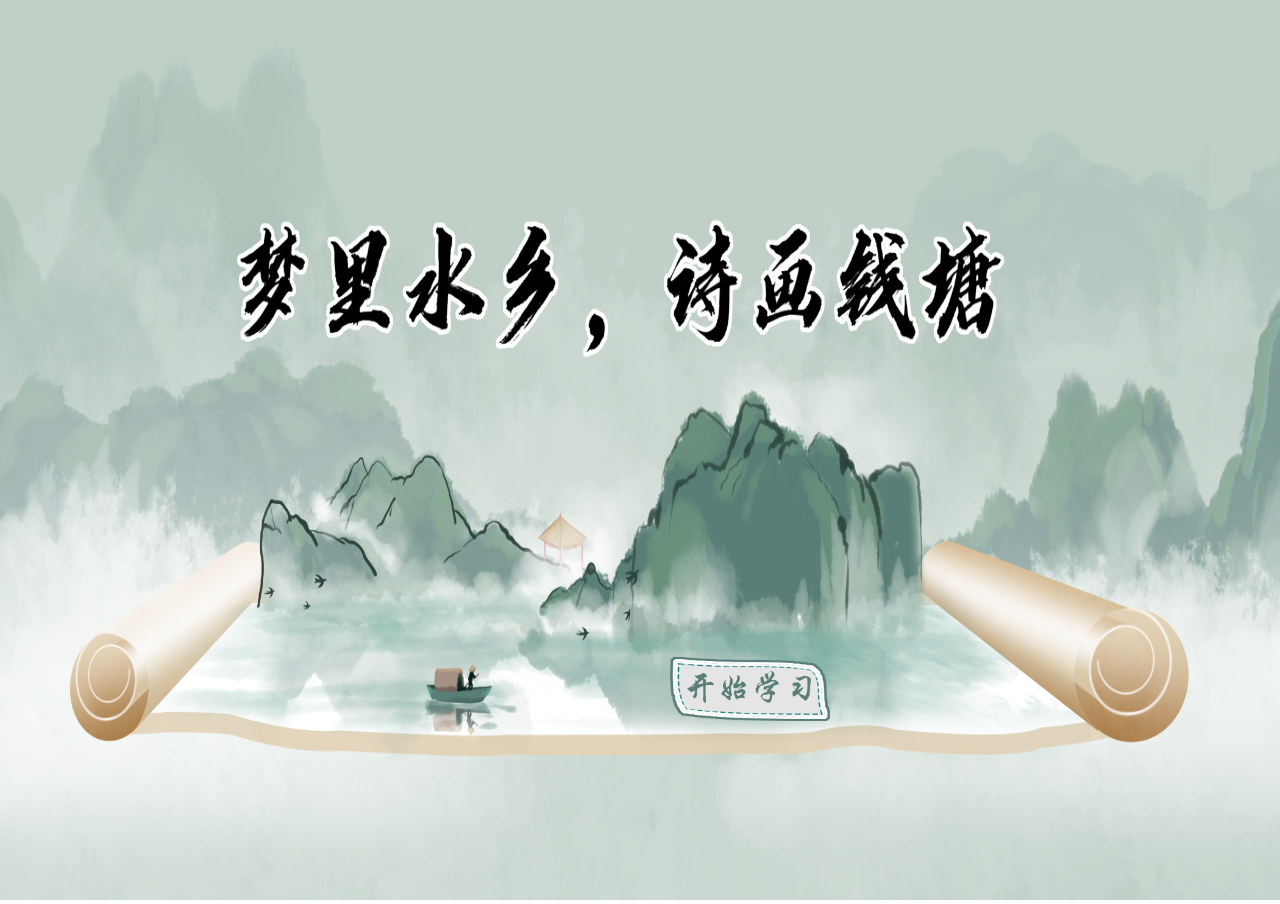
<file: summary/index.html>
<!DOCTYPE html>
<html lang="en">
<head>
    <meta charset="UTF-8">
    <title>首页</title>
    <link rel="stylesheet" href="index.css">


</head>
<body>
<div class="img1">
    <img class="img1_back" src="img/sy.jpg">

    <div class="xuexi" onclick="location.href='ditu.html'">
        <img src="img/kaishi.png">
    </div>


</div>


</body>
</html>
</file>
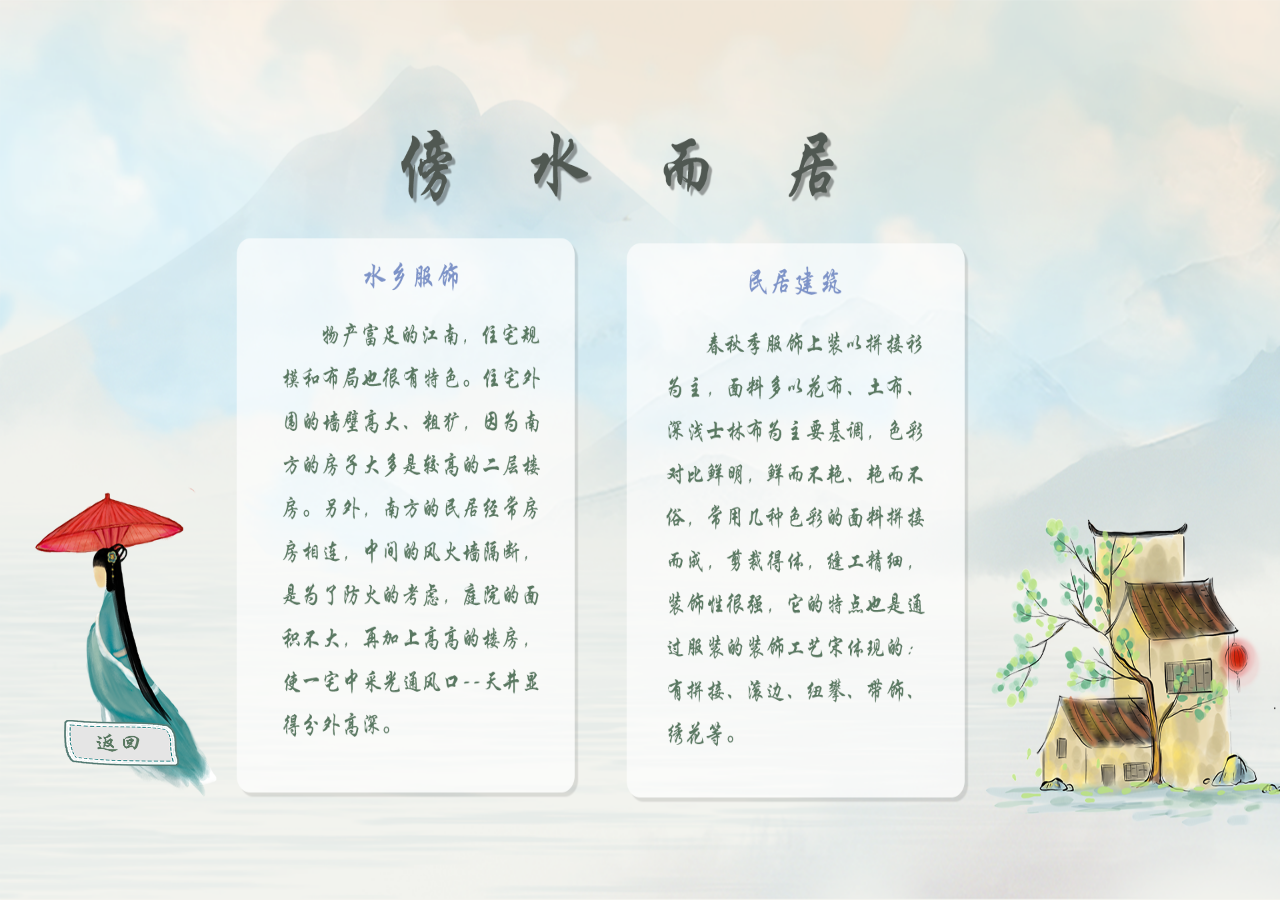
<file: summary/bangshuierju.html>
<!DOCTYPE html>
<html lang="en">
<head>
    <meta charset="UTF-8">
    <title>傍水而居</title>
    <link rel="stylesheet" href="bangshuierju.css">
</head>
<body>
<div class="img1">
    <img class="img1_back" src="img/bangshuierju.png">
</div>
<div class="fanhui" onclick="location.href='ditu2.html'">
    <img src="img/fanhui.png">
</div>
</body>
</html>
</file>
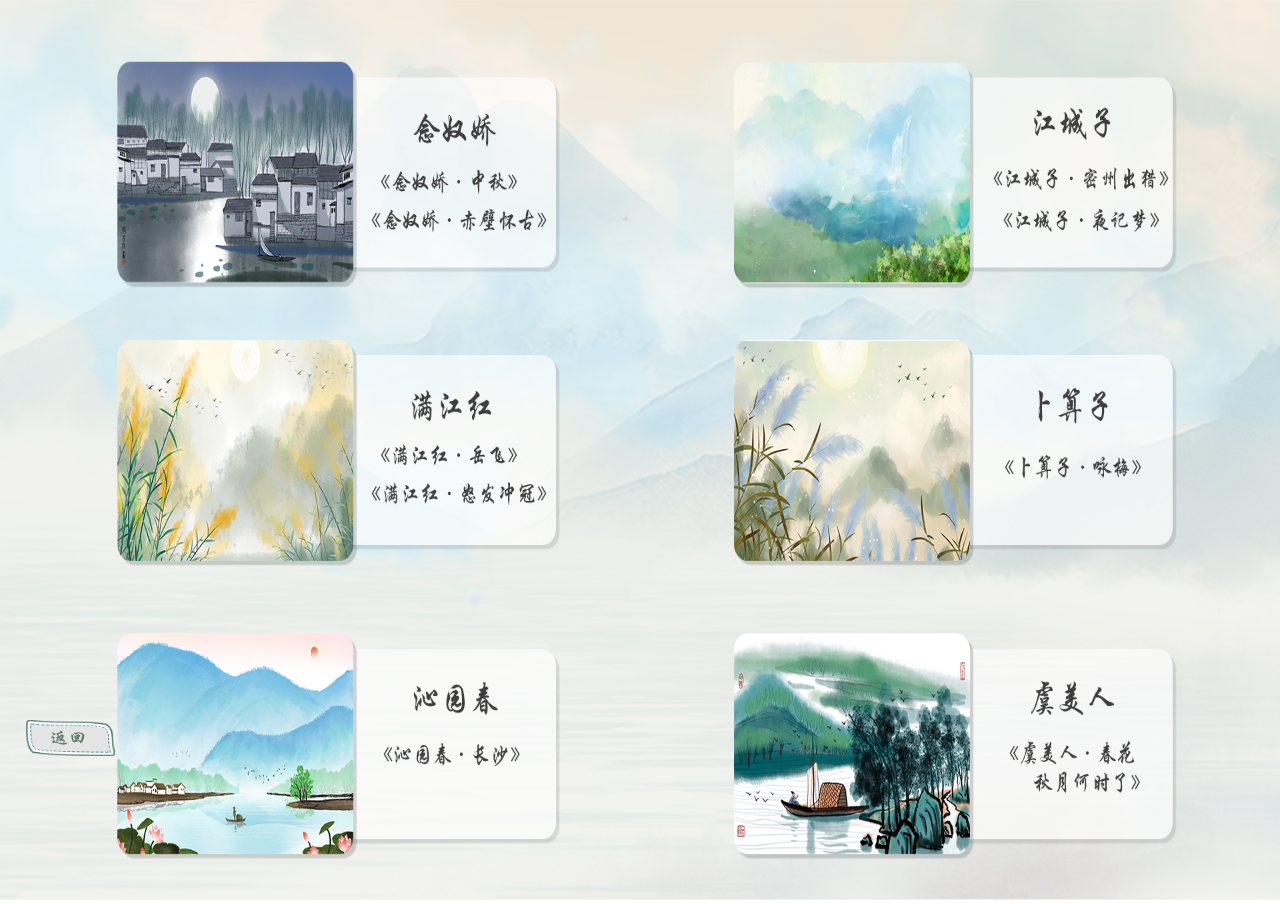
<file: summary/cipai.html>
<!DOCTYPE html>
<html lang="en">
<head>
    <meta charset="UTF-8">
    <title>寻找词牌名</title>
    <link rel="stylesheet" href="cipai.css">
</head>
<body>
<div class="img1">
    <img class="img1_back" src="img/cipai.png">
</div>
<div class="fanhui" onclick="location.href='ditu2.html'">
    <img src="img/fanhui.png">
</div>
</body>
</html>
</file>
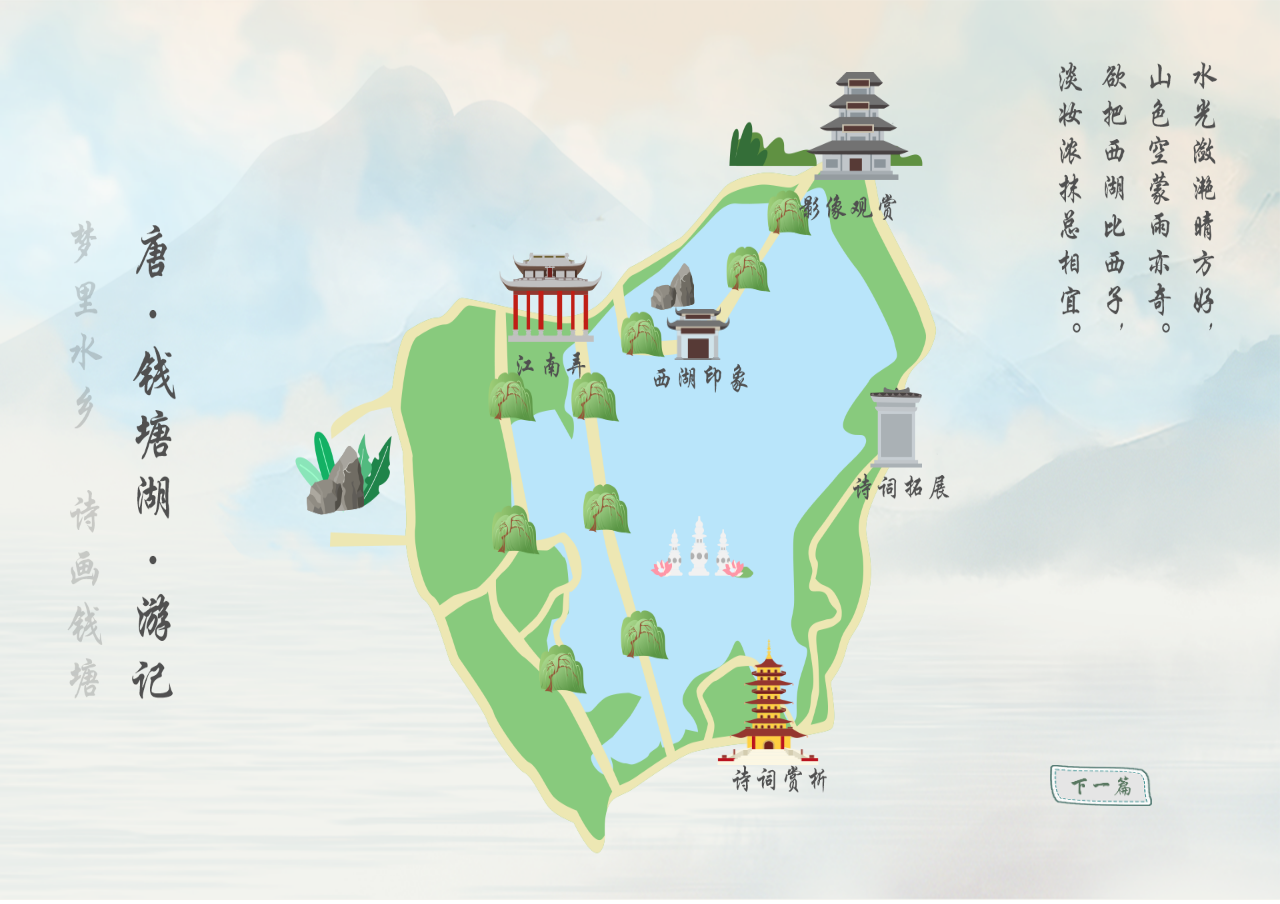
<file: summary/ditu.html>
<!DOCTYPE html>
<html lang="en">
<head>
    <meta charset="UTF-8">
    <title>tang</title>
    <link rel="stylesheet" href="ditu.css">
</head>
<body>
<div class="img1">
    <img class="img1_back" src="img/ditutang.png">
    <div class="ditu1">


    </div>
    <div class="img2">
        <img class="img2_1" src="img/1.png" onclick="location.href='tangshitry.html'">
        <img class="img2_2" src="img/2.png" onclick="location.href='xihuyinxiang.html'">
        <img class="img2_3" src="img/3.png" onclick="location.href='yingshishangxi.html'">
        <img class="img2_4" src="img/4.png" onclick="location.href='shicituozhan.html'">
        <img class="img2_5" src="img/5.png" onclick="location.href='tangshi2.html'">
    </div>
</div>


<div class="xiayipian" onclick="location.href='ditu2.html'">
    <img src="img/xiayipian.png">
</div>
</body>
</html>
</file>
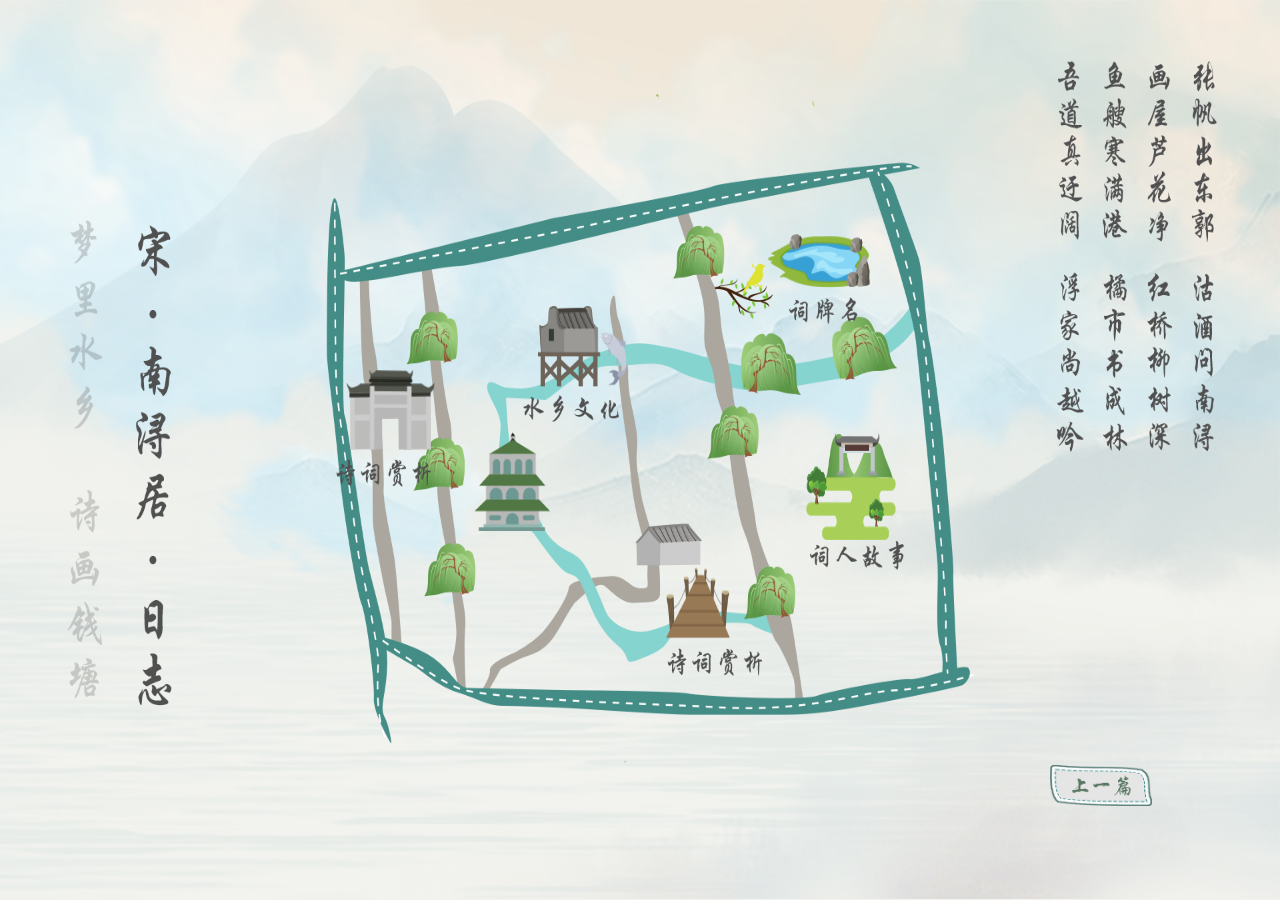
<file: summary/ditu2.html>
<!DOCTYPE html>
<html lang="en">
<head>
    <meta charset="UTF-8">
    <title>song</title>
    <link rel="stylesheet" href="ditu2.css">
</head>
<body>
<div class="img1">
    <img class="img1_back" src="img/ditusong.png">
    <div class="ditu1">


    </div>
    <div class="img2">
        <img class="img2_8" src="img/8.png" onclick="location.href='songci.html'">
        <img class="img2_9" src="img/9.png" onclick="location.href='bangshuierju.html'">
        <img class="img2_10" src="img/10.png" onclick="location.href='cipai.html'">
        <img class="img2_11" src="img/11.png"onclick="location.href='lunbo.html'">
        <img class="img2_13" src="img/13.png" onclick="location.href='songci2.html'">
        <img class="img2_15" src="img/15.png">
    </div>
</div>


<div class="xiayipian" onclick="location.href='ditu.html'">
    <img src="img/shangyipian.png">
</div>
</body>
</html>
</file>
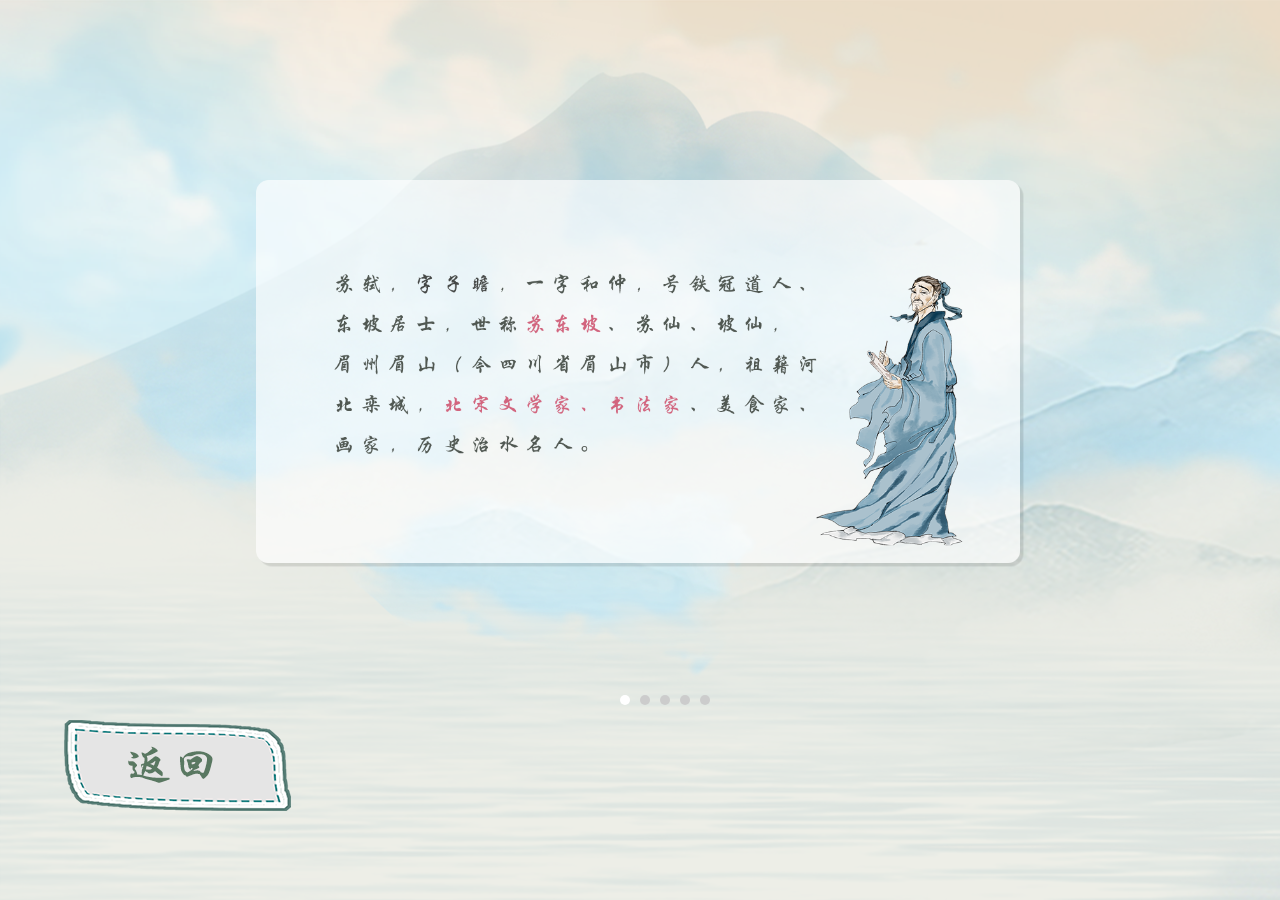
<file: summary/lunbo.html>
<!DOCTYPE html>
<html lang="en">
<head>
    <meta charset="UTF-8">
    <title>Title</title>
    <link rel="stylesheet" href="lunbo.css">
</head>
<body>
<div class="container">
    <!-- 图片 -->
    <!-- 先把第一张图片显示出来 -->
    <img class="on" src="img/lunbo%20(2).png" />
    <img src="img/lunbo%20(3).png" />
    <img src="img/lunbo%20(4).png" />
    <img src="img/lunbo%20(5).png" />
    <img src="img/lunbo%20(1).png" />

    <!-- 左右按钮 -->
    <div class="left"><</div>
    <div class="right">></div>

    <!-- 焦点 -->
    <ul>
        <li class="active"></li>
        <li></li>
        <li></li>
        <li></li>
        <li></li>
    </ul>
</div>
<div class="fanhui" onclick="location.href='ditu2.html'">
    <img src="img/fanhui.png">
</div>
<!-- js部分 -->
<script type="text/javascript">
    //1、找到container下的所有img标签,li标签,左右按钮
    var aImgs = document.querySelectorAll('.container img');
    var aLis = document.querySelectorAll('.container li');
    var btnLeft = document.querySelector('.container .left');
    var btnRight = document.querySelector('.container .right');

    // //检验是否找到
    // console.log(aImgs);
    // console.log(aLis);
    // console.log(btnLeft);
    // console.log(btnRight);

    //点击事件
    //点击按钮图片切换
    var index = 0;        //当前图片下标
    var lastIndex = 0;
    btnRight.onclick = function(){
        //记录上一张图片的下标
        lastIndex = index;
        //清除上一张图片的样式
        aImgs[lastIndex].className = '';
        aLis[lastIndex].className = '';

        index++;
        index %= aImgs.length;    //实现周期性变化
        //设置当前图片的样式
        aImgs[index].className = 'on';
        aLis[index].className = 'active';
    }
    //左边按钮类似
    btnLeft.onclick = function(){
        //记录上一张图片的下标
        lastIndex = index;
        //清除上一张图片的样式
        aImgs[lastIndex].className = '';
        aLis[lastIndex].className = '';

        index--;
        if (index < 0) {
            index = aImgs.length - 1;
        }
        //设置当前图片的样式
        aImgs[index].className = 'on';
        aLis[index].className = 'active';
    }
</script>
</body>
</html>
</file>
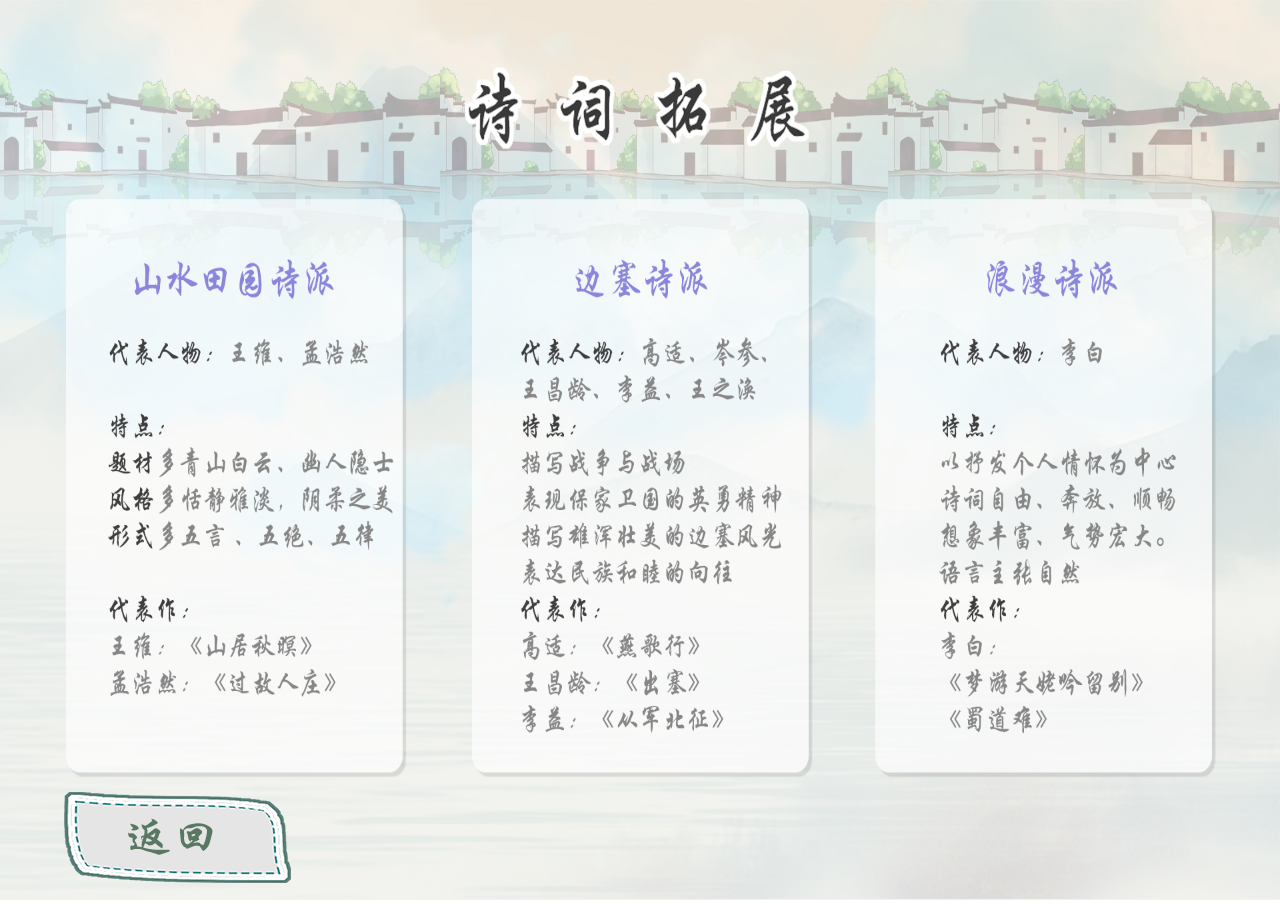
<file: summary/shicituozhan.html>
<!DOCTYPE html>
<html lang="en">
<head>
    <meta charset="UTF-8">
    <title>寻找词牌名</title>
    <link rel="stylesheet" href="shicituozhan.css">
</head>
<body>
<div class="img1">
    <img class="img1_back" src="img/shicituozhan.png">
</div>
<div class="fanhui" onclick="location.href='ditu.html'">
    <img src="img/fanhui.png">
</div>
</body>
</html>
</file>
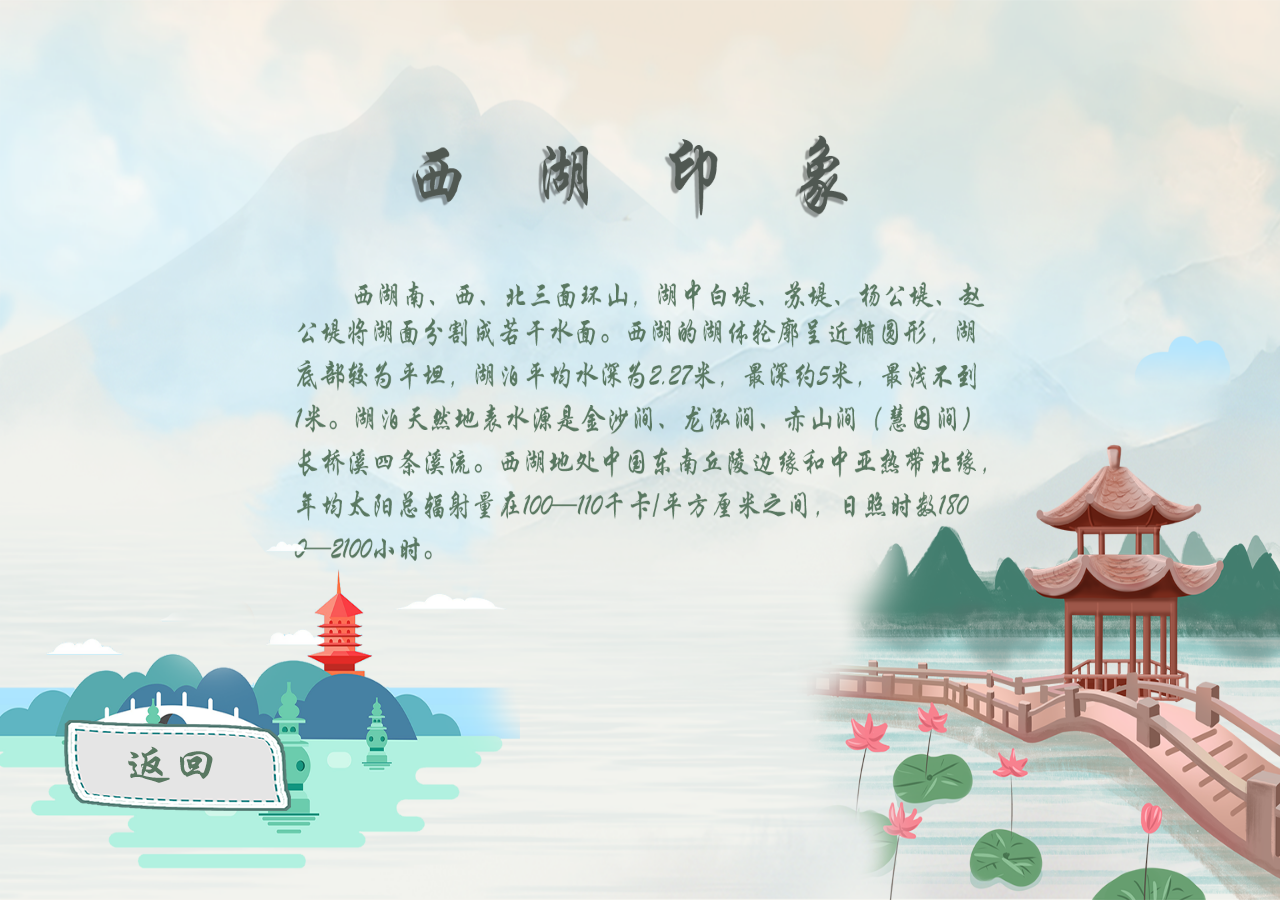
<file: summary/xihuyinxiang.html>
<!DOCTYPE html>
<html lang="en">
<head>
    <meta charset="UTF-8">
    <title>西湖印象</title>
    <link rel="stylesheet" href="xihuyinxiang.css">
</head>
<body>
<div class="img1">
    <img class="img1_back" src="img/xihuyinxiang.png">
</div>
<div class="fanhui" onclick="location.href='ditu.html'">
    <img src="img/fanhui.png">
</div>
</body>
</html>
</file>
<file: summary/index.css>
*{
    margin: 0;
    padding: 0;
}
.xuexi{
    position: absolute;
    text-align:center;
    top: 73%;
    right: 450px;
    width: 160px;
    cursor: pointer;
}
.box{
    margin: 48px 110px;
    left: 50%;
    width: 100px;
    height: 270px;
    display: inline-block;
}
img{
    text-align:center;
    width: 100%;
    height: 100%;
}
.img1{
    width: 100vw;
    height: 100vh;
}
.img1_back{
    width: 100%;
    height: 100%;
}
span{
    top:170px;
    left:470px;
    position:absolute;
    font-family:STXinwei;
    font-size: 110px;
    color: rgba(82, 41, 22,1);
    text-shadow:5px 5px 5px #5c5c5c;
    letter-spacing:10px
}
div.xuexi img:hover{
    -webkit-transform: scale(1.1,1.1);
    -moz-transform: scale(1.1,1.1);
    z-index: 9999;
}
</file>
<file: summary/bangshuierju.css>
*{
    margin: 0;
    padding: 0;
}
img{
    text-align:center;
    width: 100%;
    height: 100%;
}

.img1{
    width: 100vw;
    height: 100vh;
}
.img1_back{
    width: 100%;
    height: 100%;
}
div.fanhui img:hover{
    -webkit-transform: scale(1.1,1.1);
    -moz-transform: scale(1.1,1.1);
    z-index: 9999;
}
.fanhui{
    position: absolute;
    text-align:center;
    top: 80%;
    left: 5%;
    width: 9%;
    cursor: pointer;
}
div.fanhui.img1_back{
    text-align: center;
    width: 100%;
    height: 100%;

}
</file>
<file: summary/cipai.css>
*{
    margin: 0;
    padding: 0;
}
img{
    text-align:center;
    width: 100%;
    height: 100%;
}
.img1{
    width: 100vw;
    height: 100vh;
}
.img1_back{
    width: 100%;
    height: 100%;
}
div.fanhui img:hover{
    -webkit-transform: scale(1.1,1.1);
    -moz-transform: scale(1.1,1.1);
    z-index: 9999;
}
.fanhui{
    position: absolute;
    text-align:center;
    top: 80%;
    left: 2%;
    width: 7%;
    cursor: pointer;
}
div.fanhui.img1_back {
    text-align: center;
    width: 100%;
    height: 100%;
}
</file>
<file: summary/ditu.css>
*{
    margin: 0;
    padding: 0;
}
img{
    text-align:center;
    width: 100%;
    height: 100%;
}
.xiayipian{
    position: absolute;
    text-align:center;
    top: 85%;
    right: 10%;
    width: 8%;
    cursor: pointer;
}
.img1{
    width: 100vw;
    height: 100vh;
}
.img1_back{
    width: 100%;
    height: 100%;
}
.ditu1{
    position: absolute;
    text-align:center;
    top:0%;
    width: 100%;
    height: 100%;
}
.img1_ditu{

    width: 55%;
    height: 90%;
    margin: 5% auto;
}
.ditu2{
    position: absolute;
    text-align:center;
    top:0%;
    width: 100%;
    height: 100%;
}
.img2_1{
    position: absolute;
    z-index: 80;
    width: 8%;
    height: 10%;
    top:28%;
    left: 39%;
    cursor: pointer;
}
.img2_2{
    position: absolute;
    z-index: 80;
    width: 5%;
    height: 6%;
    top:34%;
    left: 52%;
    cursor: pointer;
}
.img2_3{
    position: absolute;
    z-index: 80;
    width: 8%;
    height: 12%;
    top:8%;
    left: 63%;
    cursor: pointer;
}
.img2_4{
    position: absolute;
    z-index: 80;
    width: 4%;
    height: 9%;
    top:43%;
    left: 68%;
    cursor: pointer;
}
.img2_5{
    position: absolute;
    z-index: 80;
    width:8%;
    height: 14%;
    top:71%;
    left: 56%;
    cursor: pointer;
}
div.xiayipian img:hover{
    -webkit-transform: scale(1.1,1.1);
    -moz-transform: scale(1.1,1.1);
    z-index: 9999;
}
div.img2 img:hover{
    -webkit-transform: scale(1.1,1.1);
    -moz-transform: scale(1.1,1.1);
    z-index: 9999;
}
</file>
<file: summary/ditu2.css>
*{
    margin: 0;
    padding: 0;
}
img{
    text-align:center;
    width: 100%;
    height: 100%;
}
.xiayipian{
    position: absolute;
    text-align:center;
    top: 85%;
    right: 10%;
    width: 8%;
    cursor: pointer;
}
.img1{
    width: 100vw;
    height: 100vh;
}
.img1_back{
    width: 100%;
    height: 100%;
}
.ditu1{
    position: absolute;
    text-align:center;
    top:0%;
    width: 100%;
    height: 100%;
}
.img1_ditu{

    width: 50%;
    height: 88%;
    margin: 2% auto;
}
.ditu2{
    position: absolute;
    text-align:center;
    top:0%;
    width: 100%;
    height: 100%;
}
.img2_8{
    position: absolute;
    z-index: 80;
    width: 7%;
    height: 9%;
    top:41%;
    left: 27%;
    cursor: pointer;
}
.img2_9{
    position: absolute;
    z-index: 80;
    width: 7%;
    height: 9%;
    top:34%;
    left: 42%;
    cursor: pointer;
}
.img2_10{
    position: absolute;
    z-index: 80;
    width: 8%;
    height: 6%;
    top:26%;
    left: 60%;
    cursor: pointer;
}
.img2_11{
    position: absolute;
    z-index: 80;
    width: 7%;
    height: 12%;
    top:48%;
    left: 63%;
    cursor: pointer;
}
.img2_13{
    position: absolute;
    z-index: 80;
    width:5%;
    height:8%;
    top:63%;
    left: 52%;
    cursor: pointer;
}
.img2_15{
    position: absolute;
    z-index: 80;
    width:6%;
    height:11%;
    top:48%;
    left: 37%;
    cursor: pointer;
}
div.xiayipian img:hover{
    -webkit-transform: scale(1.1,1.1);
    -moz-transform: scale(1.1,1.1);
    z-index: 9999;
}
div.img2 img:hover{
    -webkit-transform: scale(1.1,1.1);
    -moz-transform: scale(1.1,1.1);
    z-index: 9999;
}
</file>
<file: summary/lunbo.css>
body{
    background-image: url("img/bg.png");
}
div,ul,li{
    margin: 0;
    padding: 0;
}

/*首先准备一个放图片的容器*/
.container{
    position: absolute;
    width: 60%;
    height: 30%;

    top:20%;
    left: 20%;
    /*border: 1px solid #ccc;*/
}

/*图片样式*/
.container img{
    position: absolute;        /*把所有图片放在同一个位置*/
    width: 100%;
    transition-duration: 1s;    /*设置过渡时间*/
    opacity: 0;                /*把所有图片变透明*/
}
/*图片显示开关*/
.container img.on{
    opacity: 1;                /*用于显示图片*/
}

/*左右按钮 按钮用图片更好点,这里为了简便就用大于小于号*/
.left, .right{
    position: absolute;
    top:90%;
    width: 60px;
    height: 100px;
    line-height: 100px;
    background-color: #666;
    opacity: 0.5;
    text-align: center;
    font-size: 60px;
    color: #ccc;
    display: none;    /*先隐藏按钮*/
    cursor: pointer;    /*设置鼠标悬停时的样式*/
}
.left{
    left: 0;
}
.right{
    right: 0;
}
.container:hover .left, .container:hover .right{
    display: block;            /*鼠标悬停才容器范围内时显示按钮*/
}
.left:hover, .right:hover{
    color: #fff;
}

/*焦点*/
.container ul{
    position: absolute;
    bottom:-260px;
    left:20%;
    max-width: 500px;
    padding: 5px 200px;
}
.container ul li{
    list-style: none;
    float: left;
    width: 10px;
    height: 10px;
    border-radius: 50%;
    margin-left: 10px;
    background-color: #ccc;
    cursor: pointer;
}
.container ul li.active{
    background-color: #fff;        /*焦点激活时的样式*/
}
div.fanhui img:hover{
    -webkit-transform: scale(1.1,1.1);
    -moz-transform: scale(1.1,1.1);
    z-index: 9999;
}
.fanhui{
    position: absolute;
    text-align:center;
    top: 80%;
    left: 5%;
    width: 1%;
    cursor: pointer;
}
</file>
<file: summary/shicituozhan.css>
*{
    margin: 0;
    padding: 0;
}
.img1{
    width: 100vw;
    height: 100vh;
}
.img1_back{
    width: 100%;
    height: 100%;
}
div.fanhui img:hover{
    -webkit-transform: scale(1.1,1.1);
    -moz-transform: scale(1.1,1.1);
    z-index: 9999;
}
.fanhui{
    position: absolute;
    text-align:center;
    top: 88%;
    left: 5%;
    width: 1%;
    cursor: pointer;
}
</file>
<file: summary/xihuyinxiang.css>
*{
    margin: 0;
    padding: 0;
}
.img1{
    width: 100vw;
    height: 100vh;
}
.img1_back{
    width: 100%;
    height: 100%;
}
div.fanhui img:hover{
    -webkit-transform: scale(1.1,1.1);
    -moz-transform: scale(1.1,1.1);
    z-index: 9999;
}
.fanhui{
    position: absolute;
    text-align:center;
    top: 80%;
    left: 5%;
    width: 1%;
    cursor: pointer;
}
div.fanhui.img1_back{
    text-align: center;
    width: 100%;
    height: 100%;

}
</file>
